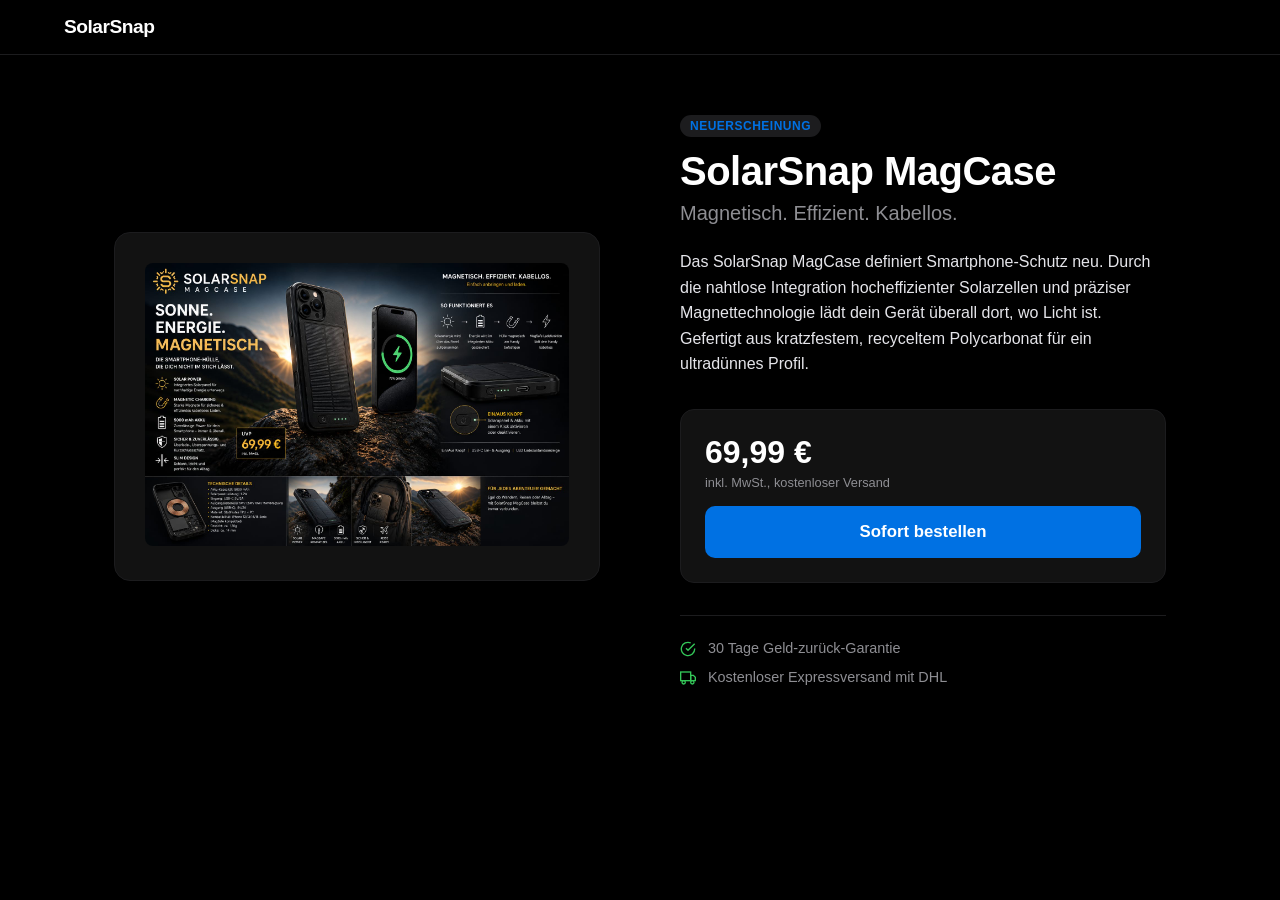
<file: index.html>
<!DOCTYPE html>
<html lang="de">
<head>
    <meta charset="UTF-8">
    <meta name="viewport" content="width=device-width, initial-scale=1.0">
    <title>SolarSnap MagCase – Premium Schutz & Laden</title>
    <link rel="stylesheet" href="style.css">
</head>
<body>

    <header class="site-header">
        <div class="header-container">
            <span class="logo">SolarSnap</span>
        </div>
    </header>

    <main class="product-container">
        
        <section class="product-gallery">
            <div class="image-wrapper">
                <img src="bild_übersicht.jpeg" alt="SolarSnap MagCase Übersicht und Produktansicht">
            </div>
        </section>

        <section class="product-details">
            <span class="badge">Neuerscheinung</span>
            <h1>SolarSnap MagCase</h1>
            <p class="tagline">Magnetisch. Effizient. Kabellos.</p>
            
            <p class="description">
                Das SolarSnap MagCase definiert Smartphone-Schutz neu. Durch die nahtlose Integration hocheffizienter Solarzellen und präziser Magnettechnologie lädt dein Gerät überall dort, wo Licht ist. Gefertigt aus kratzfestem, recyceltem Polycarbonat für ein ultradünnes Profil.
            </p>

            <div class="purchase-box">
                <div class="price-tag">
                    <span class="amount">69,99 €</span>
                    <span class="tax-info">inkl. MwSt., kostenloser Versand</span>
                </div>
                <button class="cta-button">Sofort bestellen</button>
            </div>

            <ul class="trust-benefits">
                <li>
                    <svg width="16" height="16" viewBox="0 0 24 24" fill="none" stroke="currentColor" stroke-width="2"><path d="M22 11.08V12a10 10 0 1 1-5.93-9.14"></path><polyline points="22 4 12 14.01 9 11.01"></polyline></svg>
                    30 Tage Geld-zurück-Garantie
                </li>
                <li>
                    <svg width="16" height="16" viewBox="0 0 24 24" fill="none" stroke="currentColor" stroke-width="2"><rect x="1" y="3" width="15" height="13"></rect><polygon points="16 8 20 8 23 11 23 16 16 16 16 8"></polygon><circle cx="5.5" cy="18.5" r="2.5"></circle><circle cx="18.5" cy="18.5" r="2.5"></circle></svg>
                    Kostenloser Expressversand mit DHL
                </li>
            </ul>
        </section>

    </main>

</body>
</html>
</file>
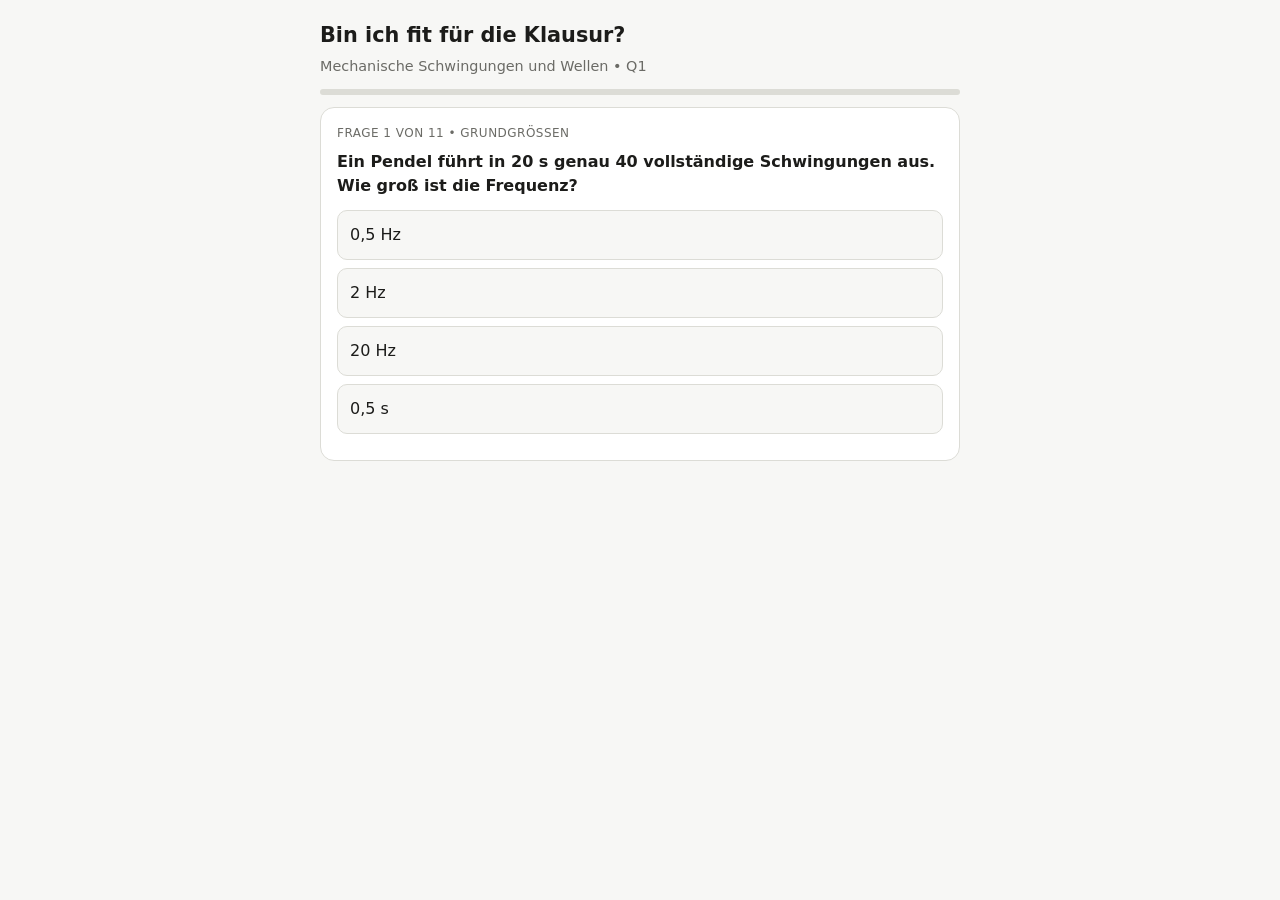
<file: fit-fuer-physikklausur.html>
<!DOCTYPE html>
<html lang="de">
<head>
<meta charset="utf-8">
<meta name="viewport" content="width=device-width, initial-scale=1, viewport-fit=cover">
<title>Bin ich fit für die Klausur? - Schwingungen und Wellen</title>
<style>
:root {
  --bg: #f7f7f5;
  --card: #fff;
  --tx: #1c1c1a;
  --mu: #6b6b66;
  --bd: #dcdcd6;
  --ac: #2a5bd7;
  --ok: #1f8a4c;
  --okbg: #e3f4ea;
  --no: #c0392b;
  --nobg: #fbe8e5;
  --wa: #b7791f;
  box-sizing: border-box;
  padding-top: env(safe-area-inset-top, 0px);
  padding-bottom: env(safe-area-inset-bottom, 0px);
}
@media (prefers-color-scheme: dark) {
  :root:not([data-theme="light"]) {
    --bg: #171716;
    --card: #232322;
    --tx: #ecece8;
    --mu: #a3a39c;
    --bd: #3a3a37;
    --ac: #7aa2ff;
    --ok: #5fd08d;
    --okbg: #17301f;
    --no: #ff8d7f;
    --nobg: #3a1d19;
    --wa: #e8b04e;
  }
}
:root[data-theme="dark"] {
  --bg: #171716;
  --card: #232322;
  --tx: #ecece8;
  --mu: #a3a39c;
  --bd: #3a3a37;
  --ac: #7aa2ff;
  --ok: #5fd08d;
  --okbg: #17301f;
  --no: #ff8d7f;
  --nobg: #3a1d19;
  --wa: #e8b04e;
}
html { scroll-padding-top: env(safe-area-inset-top, 0px); }
body { margin: 0; background: var(--bg); color: var(--tx); font: 16px/1.5 system-ui, -apple-system, "Segoe UI", Roboto, sans-serif; }
main { max-width: 640px; margin: 0 auto; padding: 16px; }
h1 { font-size: 1.3rem; margin: .2em 0; }
.sub { color: var(--mu); font-size: .9rem; margin-bottom: 12px; }
.card { background: var(--card); border: 1px solid var(--bd); border-radius: 14px; padding: 16px; margin: 12px 0; }
.bar { height: 6px; background: var(--bd); border-radius: 3px; overflow: hidden; }
.bar > i { display: block; height: 100%; background: var(--ac); transition: width .3s; }
.tag { font-size: .75rem; color: var(--mu); text-transform: uppercase; letter-spacing: .04em; }
a { font-size: 1.05rem; margin: 6px 0 12px; }
button { font: inherit; color: inherit; }
.opt { display: block; width: 100%; text-align: left; background: var(--bg); border: 1px solid var(--bd); border-radius: 10px; padding: 12px; margin: 8px 0; cursor: pointer; }
.opt.ok { background: var(--okbg); border-color: var(--ok); }
.opt.no { background: var(--nobg); border-color: var(--no); }
.fb { margin-top: 10px; font-size: .95rem; }
.btn { background: var(--ac); color: #fff; border: 0; border-radius: 10px; padding: 12px 18px; cursor: pointer; margin-top: 12px; }
@media (prefers-color-scheme: dark) { .btn { color: #111; } }
.row { display: flex; justify-content: space-between; gap: 8px; align-items: center; margin-top: 10px; }
.pill { font-size: .8rem; padding: 2px 10px; border-radius: 99px; border: 1px solid currentColor; white-space: nowrap; }
.g { color: var(--ok); }
.y { color: var(--wa); }
.r { color: var(--no); }
.tip { color: var(--mu); font-size: .9rem; margin: 2px 0 10px; }
</style>
</head>
<body>
<main id="app"></main>
<script>
const Q = [
  {t: "Grundgrößen", q: "Ein Pendel führt in 20 s genau 40 vollständige Schwingungen aus. Wie groß ist die Frequenz?", o: ["0,5 Hz", "2 Hz", "20 Hz", "0,5 s"], a: 1, e: "f = N/t = 40/20 s = 2 Hz. Die Periodendauer wäre T = 1/f = 0,5 s."},
  {t: "Grundgrößen", q: "Ein Oszillator hat die Periodendauer T = 0,5 s. Wie groß ist die Kreisfrequenz \u03c9?", o: ["2 s\u207b\u00b9", "4\u03c0 s\u207b\u00b9", "\u03c0/2 s\u207b\u00b9", "0,5 s\u207b\u00b9"], a: 1, e: "\u03c9 = 2\u03c0/T = 2\u03c0/0,5 s = 4\u03c0 s\u207b\u00b9 \u2248 12,6 s\u207b\u00b9."},
  {t: "Pendel & Energie", q: "Wo hat ein harmonisch schwingendes Federpendel die größte Geschwindigkeit?", o: ["In den Umkehrpunkten", "In der Gleichgewichtslage", "Bei maximaler Auslenkung", "Dort, wo die Beschleunigung maximal ist"], a: 1, e: "In der Gleichgewichtslage ist die Rückstellkraft null, die Geschwindigkeit aber maximal. In den Umkehrpunkten ist v = 0, die Beschleunigung maximal."},
  {t: "Pendel & Energie", q: "Die Masse eines Federpendels wird vervierfacht (gleiche Feder). Was passiert mit der Periodendauer?", o: ["Sie bleibt gleich", "Sie verdoppelt sich", "Sie vervierfacht sich", "Sie halbiert sich"], a: 1, e: "T = 2\u03c0\u221a(m/D), also T ~ \u221am. Vierfache Masse ergibt doppelte Periodendauer."},
  {t: "Pendel & Energie", q: "Ein Fadenpendel wird auf den Mond gebracht (g ist dort etwa 1/6 des Wertes auf der Erde). Wie ändert sich T?", o: ["Unverändert", "6-mal so groß", "Etwa 2,4-mal so groß", "6-mal so klein"], a: 2, e: "T = 2\u03c0\u221a(l/g), also T ~ 1/\u221ag. Bei g/6 wird T um den Faktor \u221a6 \u2248 2,4 größer."},
  {t: "Pendel & Energie", q: "Welche Aussage zur Energie eines reibungsfreien, horizontal schwingenden Federpendels ist richtig?", o: ["Die Gesamtenergie ist in der Gleichgewichtslage am größten.", "In den Umkehrpunkten ist die Energie vollständig Spannenergie; die Gesamtenergie bleibt konstant.", "Die kinetische Energie ist während der Schwingung konstant.", "Die Spannenergie ist in der Gleichgewichtslage maximal."], a: 1, e: "Ohne Reibung bleibt E_ges = E_kin + E_Spann konstant. In den Umkehrpunkten ist E_kin = 0, in der Gleichgewichtslage ist E_Spann = 0."},
  {t: "Resonanz", q: "Ein Pendel hat die Eigenfrequenz 2,0 Hz und wird periodisch angeregt. Bei welcher Erregerfrequenz ist die Amplitude am größten?", o: ["1,0 Hz", "2,0 Hz", "4,0 Hz"], a: 1, e: "Resonanz: Erregerfrequenz = Eigenfrequenz. Dann wird dem System besonders effektiv Energie zugeführt."},
  {t: "Wellen", q: "Ein Ton mit f = 440 Hz breitet sich in Luft mit c = 340 m/s aus. Welche Wellenlänge hat er?", o: ["0,77 m", "1,29 m", "7,7 m", "149 600 m"], a: 0, e: "c = \u03bb\u00b7f, also \u03bb = c/f = 340 m/s \u00f7 440 Hz = 0,77 m."},
  {t: "Wellen", q: "Welche Aussage über Wellen ist richtig?", o: ["Schall in Luft ist eine Transversalwelle.", "Bei einer Seilwelle schwingt das Seil quer zur Ausbreitungsrichtung (transversal); Schall in Luft ist longitudinal.", "Die Teilchen werden von der Welle über große Strecken mitgetragen.", "Longitudinalwellen lassen sich polarisieren."], a: 1, e: "Wellen transportieren Energie und Impuls, aber keine Materie. Nur Transversalwellen sind polarisierbar."},
  {t: "Interferenz & stehende Wellen", q: "Zwei gleichphasig schwingende Erreger senden Kreiswellen aus. In einem Punkt P beträgt der Gangunterschied \u0394s. Wann kommt es in P zur Auslöschung?", o: ["\u0394s = \u03bb", "\u0394s = 2\u03bb", "\u0394s = 1,5\u03bb", "\u0394s = 0"], a: 2, e: "Destruktive Interferenz bei \u0394s = (2k+1)\u00b7\u03bb/2, hier also 0,5\u03bb, 1,5\u03bb, 2,5\u03bb... Bei \u0394s = k\u00b7\u03bb verstärken sich die Wellen."},
  {t: "Interferenz & stehende Wellen", q: "Ein Seil der Länge L = 1,2 m ist an beiden Enden fest eingespannt. Welche Wellenlänge hat die Grundschwingung der stehenden Welle?", o: ["0,6 m", "1,2 m", "2,4 m", "4,8 m"], a: 2, e: "Bei der Grundschwingung passt eine halbe Wellenlänge auf das Seil: L = \u03bb/2, also \u03bb = 2L = 2,4 m."}
];

const TIPS = {
  "Grundgrößen": "Wiederhole die Zusammenhänge f = 1/T und \u03c9 = 2\u03c0/T und übe das Umrechnen.",
  "Pendel & Energie": "Wiederhole die Formeln für T bei Feder- und Fadenpendel sowie den Energieaustausch zwischen E_kin und E_pot.",
  "Resonanz": "Wiederhole, was Eigenfrequenz und Erregerfrequenz bedeuten und warum bei Resonanz die Amplitude besonders groß wird.",
  "Wellen": "Übe c = \u03bb\u00b7f in verschiedenen Situationen und die Unterschiede zwischen transversal und longitudinal.",
  "Interferenz & stehende Wellen": "Übe Gangunterschiede (\u0394s = k\u00b7\u03bb bzw. (2k+1)\u00b7\u03bb/2) und Skizzen stehender Wellen mit Knoten und Bäuchen."
};

const app = document.getElementById("app");
let i = 0, ans = [];

function esc(s) {
  return String(s).replace(/&/g, "&amp;").replace(/</g, "&lt;");
}

function start() {
  i = 0;
  ans = [];
  show();
}

function show() {
  const d = Q[i];
  app.innerHTML = `
    <h1>Bin ich fit für die Klausur?</h1>
    <div class="sub">Mechanische Schwingungen und Wellen &bull; Q1</div>
    <div class="bar"><i style="width:${(i / Q.length) * 100}%"></i></div>
    <div class="card">
      <div class="tag">Frage ${i + 1} von ${Q.length} &bull; ${d.t}</div>
      <div class="q" style="margin-top:8px;font-weight:600;">${esc(d.q)}</div>
      <div id="opts" style="margin-top:12px;"></div>
      <div id="fb" class="fb"></div>
      <div id="nx"></div>
    </div>
  `;
  const box = document.getElementById("opts");
  d.o.forEach((o, k) => {
    const b = document.createElement("button");
    b.className = "opt";
    b.textContent = o;
    b.onclick = () => pick(k);
    box.appendChild(b);
  });
}

function pick(k) {
  const d = Q[i];
  ans[i] = k;
  [...document.querySelectorAll(".opt")].forEach((b, j) => {
    b.disabled = true;
    if (j === d.a) b.classList.add("ok");
    else if (j === k) b.classList.add("no");
  });
  document.getElementById("fb").innerHTML = (k === d.a ? "<b>Richtig.</b> " : "<b>Leider nicht.</b> ") + esc(d.e);
  const last = i === Q.length - 1;
  document.getElementById("nx").innerHTML = `<button class="btn" id="go">${last ? "Auswertung anzeigen" : "Weiter"}</button>`;
  document.getElementById("go").onclick = () => {
    if (last) result();
    else { i++; show(); }
  };
}

function result() {
  const topics = {};
  Q.forEach((d, j) => {
    if (!topics[d.t]) topics[d.t] = { r: 0, n: 0 };
    topics[d.t].n++;
    if (ans[j] === d.a) topics[d.t].r++;
  });
  const tot = ans.filter((a, j) => a === Q[j].a).length;
  const p = tot / Q.length;
  const verdict = p >= 0.85 
    ? ["Du bist fit für die Klausur!", "Halte dein Wissen mit ein paar Aufgaben aus dem Lehrbuch frisch."]
    : p >= 0.6 
    ? ["Du bist auf einem guten Weg.", "Schau dir die gelb und rot markierten Themen noch einmal gezielt an."]
    : ["Es gibt noch Lücken, aber noch ist Zeit.", "Arbeite die rot markierten Themen mit Heft und Lehrbuch auf und mache den Test danach erneut."];

  let rows = "";
  for (const [n, t] of Object.entries(topics)) {
    const q = t.r / t.n;
    const c = q === 1 ? "g" : q >= 0.5 ? "y" : "r";
    const label = q === 1 ? "sicher" : q >= 0.5 ? "wackelig" : "Lücke";
    rows += `<div class="row"><b>${n}</b><span class="pill ${c}">${t.r}/${t.n} &bull; ${label}</span></div>${q < 1 ? `<div class="tip">${TIPS[n]}</div>` : ""}`;
  }

  app.innerHTML = `
    <h1>Deine Auswertung</h1>
    <div class="bar"><i style="width: 100%"></i></div>
    <div class="card">
      <div class="tag">Gesamtergebnis</div>
      <div class="q" style="font-size:1.2rem;margin:6px 0;"><b>${tot} von ${Q.length}</b> richtig (${Math.round(p * 100)} %)</div>
      <div><b>${verdict[0]}</b><br>${verdict[1]}</div>
    </div>
    <div class="card">
      <div class="tag">Nach Themen</div>
      ${rows}
    </div>
    <div class="card">
      <div class="tag">Selbstcheck: Kann ich ...</div>
      <div class="fb">&bull; eine Schwingung mit y(t), T, f und &omega; beschreiben?<br>&bull; T für Feder- und Fadenpendel berechnen und begründen?<br>&bull; Energieumwandlungen im Schwingungsverlauf erklären?<br>&bull; Resonanz mit Eigen- und Erregerfrequenz erklären?<br>&bull; mit c = &lambda;&middot;f rechnen und Wellenarten unterscheiden?<br>&bull; Interferenz und stehende Wellen über Gangunterschiede erklären?</div>
    </div>
    <button class="btn" id="again">Test wiederholen</button>
  `;
  document.getElementById("again").onclick = start;
}

start();
</script>
</body>
</html>
</file>
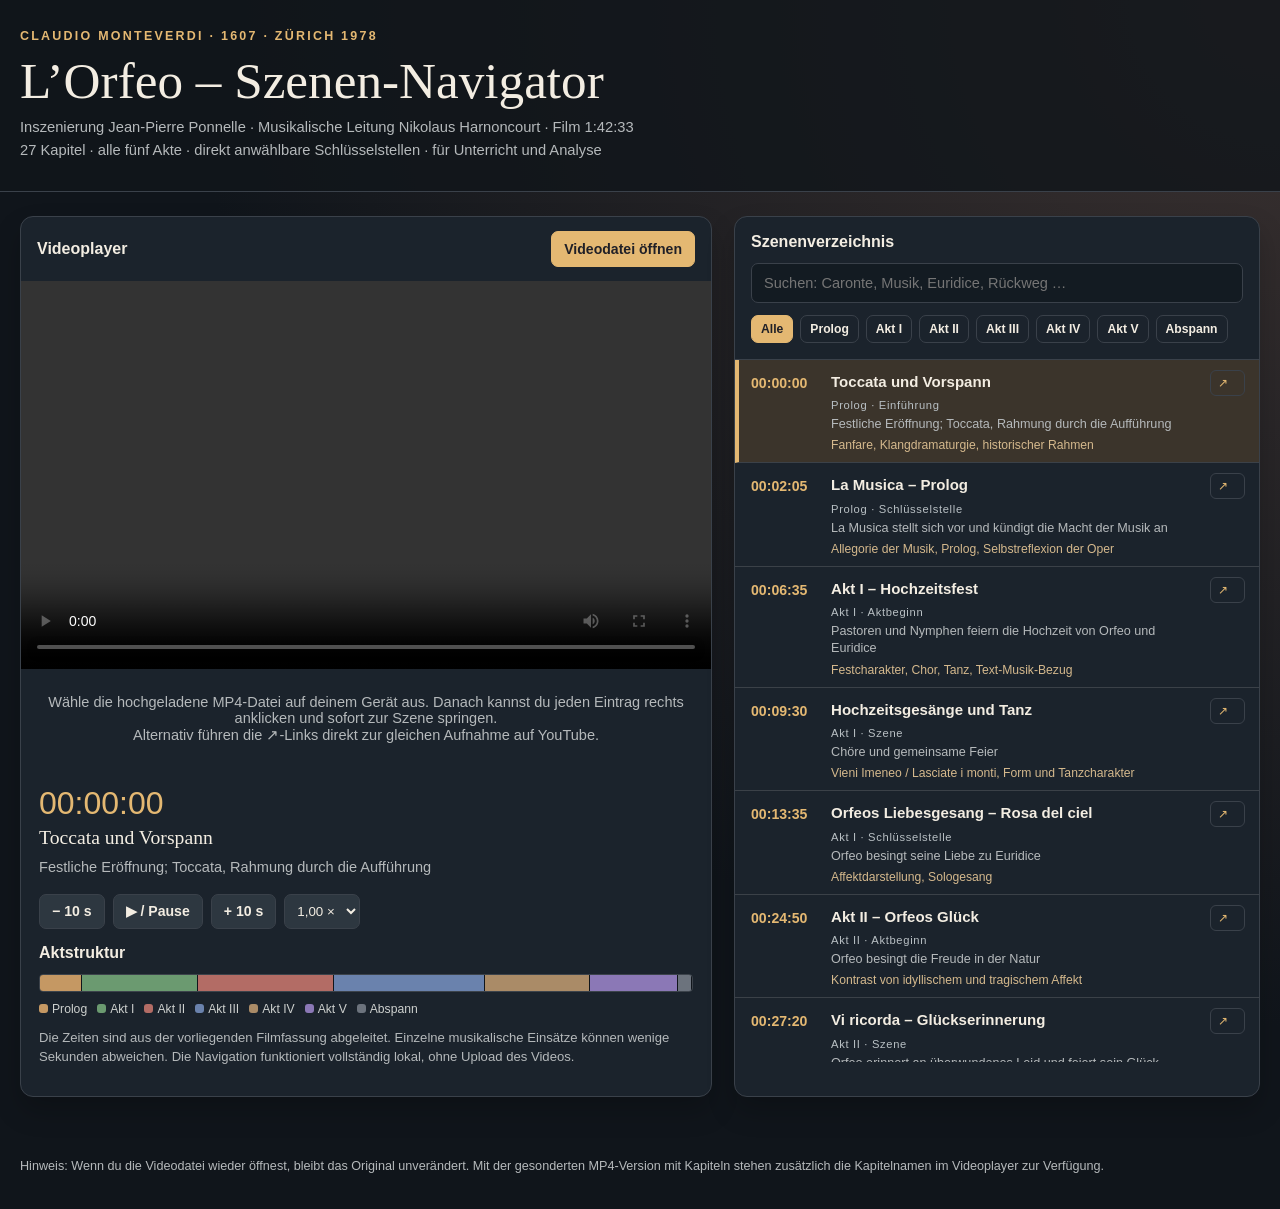
<file: musik.html>
<!doctype html>
<html lang="de"><head><meta charset="utf-8"/><meta name="viewport" content="width=device-width,initial-scale=1"/>
<title>L’Orfeo | Interaktiver Szenen-Navigator</title>
<style>
:root{color-scheme:dark;--bg:#10151b;--panel:#1b232c;--ink:#f3ede2;--muted:#b5b9bb;--gold:#e4b872;--border:#3a414a;--accent:#b98b4e}
*{box-sizing:border-box}body{margin:0;font-family:-apple-system,BlinkMacSystemFont,"Segoe UI",Arial,sans-serif;background:radial-gradient(ellipse at top right,#3b3231,#10151b 60%);color:var(--ink)}
header{padding:29px max(20px,calc((100vw - 1440px)/2));border-bottom:1px solid var(--border);background:#10151bcf}
.eyebrow{color:var(--gold);letter-spacing:.18em;text-transform:uppercase;font-size:.78rem;font-weight:650}
h1{margin:8px 0 6px;font-family:Georgia,serif;font-size:clamp(2rem,4vw,3.3rem);font-weight:500}
.subtitle{color:var(--muted);font-size:.92rem;line-height:1.55;margin:0}
main{max-width:1440px;margin:auto;padding:24px 20px 50px;display:grid;grid-template-columns:minmax(0,1.25fr) minmax(330px,.95fr);gap:22px}
.panel{border:1px solid var(--border);background:var(--panel);border-radius:13px;overflow:hidden;box-shadow:0 14px 28px #0003}
.playerbar{padding:14px 16px;display:flex;align-items:center;gap:12px;flex-wrap:wrap;justify-content:space-between}
button,.filelabel,.youtube{border:1px solid var(--border);border-radius:7px;background:#2d3740;color:var(--ink);padding:9px 12px;font-size:.88rem;cursor:pointer;text-decoration:none;font-weight:600}
button:hover,.filelabel:hover,.youtube:hover{border-color:var(--gold)}.primary{background:var(--gold);color:#202027;border-color:var(--gold)}
.filelabel input{display:none}video{width:100%;aspect-ratio:16/9;background:#08090c;display:block}
.empty{display:grid;place-items:center;min-height:100px;padding:20px;color:var(--muted);font-size:.91rem;text-align:center}
.bottom{padding:16px 18px}.currenttime{font-size:clamp(1.45rem,3vw,2rem);font-variant-numeric:tabular-nums;color:var(--gold)}
#currenttitle{font-family:Georgia,serif;font-size:1.23rem;margin:4px 0 8px}#currentdesc{color:var(--muted);font-size:.91rem;line-height:1.5;margin:0}
.controls{display:flex;gap:8px;flex-wrap:wrap;margin:15px 0}.controls button{padding:8px 12px}.controls select{border:1px solid var(--border);border-radius:7px;color:var(--ink);background:#2d3740;padding:8px}
.hint{color:var(--muted);font-size:.82rem;line-height:1.5;margin-top:12px}
.timeline{display:flex;margin:12px 0 4px;height:18px;border:1px solid #ffffff25;overflow:hidden;border-radius:4px;cursor:pointer}
.segment{flex-grow:var(--dur);background:var(--clr);min-width:0;border-right:1px solid #10151b}
.segment:hover{filter:brightness(1.25)}.legend{display:flex;gap:10px;flex-wrap:wrap;color:#cdd0ce;font-size:.76rem;margin-top:10px}
.legend i{display:inline-block;width:9px;height:9px;border-radius:3px;margin-right:4px}
.right{min-width:0}.toolbar{padding:16px;border-bottom:1px solid var(--border)}
.toolbar input{width:100%;background:#131b22;color:var(--ink);border:1px solid var(--border);border-radius:7px;padding:11px 12px;font-size:.91rem}
.filters{display:flex;flex-wrap:wrap;gap:7px;margin:12px 0 0}.filter{background:transparent;padding:6px 9px;font-size:.76rem}.filter.selected{background:#e4b872;color:#202027;border-color:#e4b872}
#list{max-height:78vh;overflow-y:auto}.entry{border-bottom:1px solid #3b4148;padding:10px 14px 10px 16px;display:grid;grid-template-columns:70px minmax(0,1fr) 35px;gap:10px;align-items:start}
.entry.active{border-left:4px solid var(--gold);padding-left:12px;background:#3b342b}.entry:hover{background:#ffffff08}
.time{background:transparent;border:0;color:var(--gold);font-weight:700;font-size:.88rem;font-variant-numeric:tabular-nums;padding:5px 0;text-align:left}
.etitle{background:none;border:0;padding:2px 0;text-align:left;display:block;font-size:.94rem;font-weight:670;color:var(--ink);line-height:1.3}
.badgeline{color:#b9c0c4;font-size:.7rem;margin:6px 0 3px;letter-spacing:.06em}
.edesc{color:var(--muted);font-size:.79rem;line-height:1.35;margin-top:5px}
.efoc{color:#d5b98d;font-size:.76rem;margin-top:5px}.openyt{color:var(--gold);background:transparent;border:1px solid var(--border);padding:5px 7px;font-size:.75rem;text-decoration:none;border-radius:6px}
footer{max-width:1440px;margin:auto;padding:12px 20px 36px;color:var(--muted);font-size:.79rem}
@media(max-width:850px){main{grid-template-columns:1fr}.entry{grid-template-columns:66px minmax(0,1fr) 34px}#list{max-height:none}}
</style></head>
<body><header><div class="eyebrow">Claudio Monteverdi · 1607 · Zürich 1978</div><h1>L’Orfeo – Szenen-Navigator</h1><p class="subtitle">Inszenierung Jean-Pierre Ponnelle · Musikalische Leitung Nikolaus Harnoncourt · Film 1:42:33<br>27 Kapitel · alle fünf Akte · direkt anwählbare Schlüsselstellen · für Unterricht und Analyse</p></header>
<main><section class="left"><div class="panel"><div class="playerbar"><b>Videoplayer</b><label class="filelabel primary">Videodatei öffnen<input type="file" id="file" accept="video/*,.mp4"></label></div>
<video id="video" controls playsinline preload="metadata"></video>
<div id="blank" class="empty">Wähle die hochgeladene MP4-Datei auf deinem Gerät aus. Danach kannst du jeden Eintrag rechts anklicken und sofort zur Szene springen.<br>Alternativ führen die ↗-Links direkt zur gleichen Aufnahme auf YouTube.</div>
<div class="bottom"><div class="currenttime" id="clock">00:00:00</div><div id="currenttitle">Toccata und Vorspann</div><p id="currentdesc">Festliche Eröffnung</p>
<div class="controls"><button id="back">− 10 s</button><button id="play">▶ / Pause</button><button id="forward">+ 10 s</button><select id="speed" aria-label="Wiedergabegeschwindigkeit"><option value="0.75">0,75 ×</option><option value="1" selected>1,00 ×</option><option value="1.25">1,25 ×</option><option value="1.5">1,50 ×</option></select></div>
<b>Aktstruktur</b><div class="timeline" id="timeline" title="Klick zum Anspringen"></div><div class="legend" id="legend"></div>
<p class="hint">Die Zeiten sind aus der vorliegenden Filmfassung abgeleitet. Einzelne musikalische Einsätze können wenige Sekunden abweichen. Die Navigation funktioniert vollständig lokal, ohne Upload des Videos.</p>
</div></div></section>
<section class="right panel"><div class="toolbar"><strong>Szenenverzeichnis</strong><input id="search" type="search" placeholder="Suchen: Caronte, Musik, Euridice, Rückweg …" style="margin-top:12px"><div class="filters" id="filters"></div></div><div id="list"></div></section></main>
<footer>Hinweis: Wenn du die Videodatei wieder öffnest, bleibt das Original unverändert. Mit der gesonderten MP4-Version mit Kapiteln stehen zusätzlich die Kapitelnamen im Videoplayer zur Verfügung.</footer>
<script>
const scenes=[{"t": 0, "clock": "00:00:00", "title": "Toccata und Vorspann", "act": "Prolog", "desc": "Festliche Eröffnung; Toccata, Rahmung durch die Aufführung", "foc": "Fanfare, Klangdramaturgie, historischer Rahmen", "kind": "Einführung", "yt": "https://www.youtube.com/watch?v=8361qIY8wpk&t=0s"}, {"t": 125, "clock": "00:02:05", "title": "La Musica – Prolog", "act": "Prolog", "desc": "La Musica stellt sich vor und kündigt die Macht der Musik an", "foc": "Allegorie der Musik, Prolog, Selbstreflexion der Oper", "kind": "Schlüsselstelle", "yt": "https://www.youtube.com/watch?v=8361qIY8wpk&t=125s"}, {"t": 395, "clock": "00:06:35", "title": "Akt I – Hochzeitsfest", "act": "Akt I", "desc": "Pastoren und Nymphen feiern die Hochzeit von Orfeo und Euridice", "foc": "Festcharakter, Chor, Tanz, Text-Musik-Bezug", "kind": "Aktbeginn", "yt": "https://www.youtube.com/watch?v=8361qIY8wpk&t=395s"}, {"t": 570, "clock": "00:09:30", "title": "Hochzeitsgesänge und Tanz", "act": "Akt I", "desc": "Chöre und gemeinsame Feier", "foc": "Vieni Imeneo / Lasciate i monti, Form und Tanzcharakter", "kind": "Szene", "yt": "https://www.youtube.com/watch?v=8361qIY8wpk&t=570s"}, {"t": 815, "clock": "00:13:35", "title": "Orfeos Liebesgesang – Rosa del ciel", "act": "Akt I", "desc": "Orfeo besingt seine Liebe zu Euridice", "foc": "Affektdarstellung, Sologesang", "kind": "Schlüsselstelle", "yt": "https://www.youtube.com/watch?v=8361qIY8wpk&t=815s"}, {"t": 1490, "clock": "00:24:50", "title": "Akt II – Orfeos Glück", "act": "Akt II", "desc": "Orfeo besingt die Freude in der Natur", "foc": "Kontrast von idyllischem und tragischem Affekt", "kind": "Aktbeginn", "yt": "https://www.youtube.com/watch?v=8361qIY8wpk&t=1490s"}, {"t": 1640, "clock": "00:27:20", "title": "Vi ricorda – Glückserinnerung", "act": "Akt II", "desc": "Orfeo erinnert an überwundenes Leid und feiert sein Glück", "foc": "Kontrastbildung zum folgenden Botenauftritt", "kind": "Szene", "yt": "https://www.youtube.com/watch?v=8361qIY8wpk&t=1640s"}, {"t": 1745, "clock": "00:29:05", "title": "Auftritt der Botin", "act": "Akt II", "desc": "Die Messaggiera erscheint und unterbricht die Idylle", "foc": "Szenischer Bruch, affektive Wende", "kind": "Schlüsselstelle", "yt": "https://www.youtube.com/watch?v=8361qIY8wpk&t=1745s"}, {"t": 1880, "clock": "00:31:20", "title": "Botenbericht – Euridices Tod", "act": "Akt II", "desc": "Die Botin berichtet vom tödlichen Schlangenbiss", "foc": "Rezitativ, musikalische Rhetorik, Erzähltempo", "kind": "Schlüsselstelle", "yt": "https://www.youtube.com/watch?v=8361qIY8wpk&t=1880s"}, {"t": 2170, "clock": "00:36:10", "title": "Tu se’ morta", "act": "Akt II", "desc": "Orfeo beklagt Euridices Tod und fasst den Entschluss zum Abstieg", "foc": "Affektrezitativ, rhetorische Figuren, Textausdeutung", "kind": "Schlüsselstelle", "yt": "https://www.youtube.com/watch?v=8361qIY8wpk&t=2170s"}, {"t": 2310, "clock": "00:38:30", "title": "Klage der Hirten – Ahi caso acerbo", "act": "Akt II", "desc": "Die Gemeinschaft reagiert auf Euridices Tod", "foc": "Klagegestus, Chor und Ensemble", "kind": "Szene", "yt": "https://www.youtube.com/watch?v=8361qIY8wpk&t=2310s"}, {"t": 2775, "clock": "00:46:15", "title": "Akt III – Abstieg in die Unterwelt", "act": "Akt III", "desc": "Orfeo und Speranza gelangen in die Unterwelt", "foc": "Szenenwechsel, Klang und Raum", "kind": "Aktbeginn", "yt": "https://www.youtube.com/watch?v=8361qIY8wpk&t=2775s"}, {"t": 2955, "clock": "00:49:15", "title": "Speranza – Grenze der Hoffnung", "act": "Akt III", "desc": "Speranza weist Orfeo den Weg und muss ihn verlassen", "foc": "Dantes Höllentor, Hoffnung als allegorische Figur", "kind": "Schlüsselstelle", "yt": "https://www.youtube.com/watch?v=8361qIY8wpk&t=2955s"}, {"t": 3180, "clock": "00:53:00", "title": "Caronte – Wächter des Styx", "act": "Akt III", "desc": "Der Fährmann verhindert Orfeos Überfahrt", "foc": "Figurenkontrast, tiefe Lage, Gestik", "kind": "Schlüsselstelle", "yt": "https://www.youtube.com/watch?v=8361qIY8wpk&t=3180s"}, {"t": 3485, "clock": "00:58:05", "title": "Possente spirto", "act": "Akt III", "desc": "Orfeo versucht, Caronte mit der Macht seines Gesangs zu bewegen", "foc": "Virtuosität, Verzierung, instrumentale Dialoge", "kind": "Schlüsselstelle", "yt": "https://www.youtube.com/watch?v=8361qIY8wpk&t=3485s"}, {"t": 3900, "clock": "01:05:00", "title": "Caronte bleibt unbewegt", "act": "Akt III", "desc": "Orfeos musikalische Bitte genügt zunächst nicht", "foc": "Grenzen der Musik, Handlung und Affekt", "kind": "Szene", "yt": "https://www.youtube.com/watch?v=8361qIY8wpk&t=3900s"}, {"t": 4020, "clock": "01:07:00", "title": "Orfeo überwindet den Styx", "act": "Akt III", "desc": "Caronte wird überwunden; Orfeo gelangt tiefer in die Unterwelt", "foc": "Instrumentalpassagen und szenische Lösung", "kind": "Szene", "yt": "https://www.youtube.com/watch?v=8361qIY8wpk&t=4020s"}, {"t": 4210, "clock": "01:10:10", "title": "Akt IV – Proserpina und Plutone", "act": "Akt IV", "desc": "Proserpina bittet Plutone, Euridice freizugeben", "foc": "Dialog, Überredung und politische Macht", "kind": "Aktbeginn", "yt": "https://www.youtube.com/watch?v=8361qIY8wpk&t=4210s"}, {"t": 4640, "clock": "01:17:20", "title": "Die Erlaubnis zur Rückkehr", "act": "Akt IV", "desc": "Orfeo erhält Euridice unter einer Bedingung zurück", "foc": "Hoffnung und dramatische Fallhöhe", "kind": "Schlüsselstelle", "yt": "https://www.youtube.com/watch?v=8361qIY8wpk&t=4640s"}, {"t": 4755, "clock": "01:19:15", "title": "Rückweg mit Euridice", "act": "Akt IV", "desc": "Orfeo führt Euridice zurück aus der Unterwelt", "foc": "Spannung zwischen Vertrauen und Zweifel", "kind": "Schlüsselstelle", "yt": "https://www.youtube.com/watch?v=8361qIY8wpk&t=4755s"}, {"t": 4875, "clock": "01:21:15", "title": "Der Blick zurück", "act": "Akt IV", "desc": "Orfeo wendet sich Euridice zu und bricht die Bedingung", "foc": "Musikdramaturgischer Wendepunkt", "kind": "Schlüsselstelle", "yt": "https://www.youtube.com/watch?v=8361qIY8wpk&t=4875s"}, {"t": 4990, "clock": "01:23:10", "title": "Euridices endgültiger Verlust", "act": "Akt IV", "desc": "Euridice muss erneut in die Unterwelt zurück", "foc": "Tragik, Klagegestus", "kind": "Schlüsselstelle", "yt": "https://www.youtube.com/watch?v=8361qIY8wpk&t=4990s"}, {"t": 5200, "clock": "01:26:40", "title": "Akt V – Orfeos Klage", "act": "Akt V", "desc": "Orfeo beklagt seine Einsamkeit in Thrakien", "foc": "Monolog, Echo, Selbstbegegnung", "kind": "Aktbeginn", "yt": "https://www.youtube.com/watch?v=8361qIY8wpk&t=5200s"}, {"t": 5675, "clock": "01:34:35", "title": "Apollo tritt auf", "act": "Akt V", "desc": "Apollo erscheint und tröstet Orfeo", "foc": "Kontrast der Sphären, Vater-Sohn-Dialog", "kind": "Schlüsselstelle", "yt": "https://www.youtube.com/watch?v=8361qIY8wpk&t=5675s"}, {"t": 5800, "clock": "01:36:40", "title": "Apollo und Orfeo – Apotheose", "act": "Akt V", "desc": "Der Weg aus dem irdischen Leid wird eröffnet", "foc": "Verwandlung des Schlussaffekts", "kind": "Szene", "yt": "https://www.youtube.com/watch?v=8361qIY8wpk&t=5800s"}, {"t": 5990, "clock": "01:39:50", "title": "Schluss und Apotheose", "act": "Akt V", "desc": "Abschließende Musik und szenischer Ausklang", "foc": "Konzeption des Opernschlusses", "kind": "Schlüsselstelle", "yt": "https://www.youtube.com/watch?v=8361qIY8wpk&t=5990s"}, {"t": 6025, "clock": "01:40:25", "title": "Abspann", "act": "Abspann", "desc": "Abspann der Filmproduktion", "foc": "", "kind": "Abspann", "yt": "https://www.youtube.com/watch?v=8361qIY8wpk&t=6025s"}];
const duration=6153.218;
const acts=['Alle','Prolog','Akt I','Akt II','Akt III','Akt IV','Akt V','Abspann'];
const colors={'Prolog':'#c59863','Akt I':'#6b9a70','Akt II':'#b36c65','Akt III':'#6a82ad','Akt IV':'#aa8b67','Akt V':'#8b78b6','Abspann':'#6c737d'};
let currentAct='Alle', loaded=false, selected=0;
const video=document.querySelector('#video'), file=document.querySelector('#file'), list=document.querySelector('#list');
const fmt=t=>{t=Math.floor(Math.max(0,t));return [Math.floor(t/3600),Math.floor(t%3600/60),t%60].map(n=>String(n).padStart(2,'0')).join(':')};
const getIndex=t=>{let i=0;for(let j=1;j<scenes.length;j++)if(scenes[j].t<=t)i=j;return i};
function seek(t){selected=getIndex(t);if(loaded){video.currentTime=t; video.play().catch(()=>{});}else{document.querySelector('#blank').textContent='Wähle zunächst „Videodatei öffnen“, um lokal zu '+fmt(t)+' zu springen. Oder verwende den ↗-Link zur YouTube-Aufnahme.';}sync(selected);}
function sync(i){selected=i;const s=scenes[i];document.querySelector('#clock').textContent=fmt(loaded?video.currentTime:s.t);document.querySelector('#currenttitle').textContent=s.title;document.querySelector('#currentdesc').textContent=s.desc;document.querySelectorAll('.entry').forEach(e=>e.classList.toggle('active',Number(e.dataset.i)===i));}
function render(){list.innerHTML='';const search=document.querySelector('#search').value.toLowerCase().trim();scenes.forEach((s,i)=>{if(currentAct!=='Alle'&&s.act!==currentAct)return;if(search&&!`${s.title} ${s.act} ${s.desc} ${s.foc}`.toLowerCase().includes(search))return;
const el=document.createElement('div');el.className='entry'+(i===selected?' active':'');el.dataset.i=i;
const time=document.createElement('button');time.className='time';time.textContent=s.clock;time.onclick=()=>seek(s.t);
const body=document.createElement('div');const title=document.createElement('button');title.className='etitle';title.textContent=s.title;title.onclick=()=>seek(s.t);
const badge=document.createElement('div');badge.className='badgeline';badge.textContent=s.act+' · '+s.kind;
const desc=document.createElement('div');desc.className='edesc';desc.textContent=s.desc;
const focus=document.createElement('div');focus.className='efoc';focus.textContent=s.foc;
body.append(title,badge,desc,focus);const yt=document.createElement('a');yt.href=s.yt;yt.target='_blank';yt.rel='noopener noreferrer';yt.className='openyt';yt.title='Diese Stelle auf YouTube öffnen';yt.textContent='↗';el.append(time,body,yt);list.appendChild(el)})}
for(const a of acts){const b=document.createElement('button');b.className='filter'+(a===currentAct?' selected':'');b.textContent=a;b.onclick=()=>{currentAct=a;document.querySelectorAll('.filter').forEach(x=>x.classList.toggle('selected',x===b));render()};document.querySelector('#filters').appendChild(b)}
const blocks=[['Prolog',0,395],['Akt I',395,1490],['Akt II',1490,2775],['Akt III',2775,4210],['Akt IV',4210,5200],['Akt V',5200,6025],['Abspann',6025,duration]];
for(const [name,start,end] of blocks){const div=document.createElement('div');div.className='segment';div.style.setProperty('--dur',end-start);div.style.setProperty('--clr',colors[name]);div.title=name+' · '+fmt(start);div.onclick=()=>seek(start);document.querySelector('#timeline').appendChild(div);const lg=document.createElement('span');lg.innerHTML='<i style="background:'+colors[name]+'"></i>'+name;document.querySelector('#legend').appendChild(lg)}
file.addEventListener('change',()=>{if(!file.files[0])return; if(video.dataset.url)URL.revokeObjectURL(video.dataset.url);const url=URL.createObjectURL(file.files[0]);video.dataset.url=url;video.src=url;loaded=true;document.querySelector('#blank').style.display='none';video.currentTime=scenes[selected].t;sync(selected)});
video.addEventListener('timeupdate',()=>{const i=getIndex(video.currentTime);if(i!==selected){sync(i);if(currentAct==='Alle'&&!document.querySelector('#search').value)render()}else document.querySelector('#clock').textContent=fmt(video.currentTime)});
document.querySelector('#search').addEventListener('input',render);
document.querySelector('#back').onclick=()=>seek(Math.max(0,(loaded?video.currentTime:scenes[selected].t)-10));
document.querySelector('#forward').onclick=()=>seek(Math.min(duration,(loaded?video.currentTime:scenes[selected].t)+10));
document.querySelector('#play').onclick=()=>{if(!loaded)return;if(video.paused)video.play();else video.pause()};
document.querySelector('#speed').onchange=e=>{video.playbackRate=Number(e.target.value)}
render();sync(0);
</script></body></html>
</file>
<file: style.css>
/*=== Reset & Globale Variablen (Modernes, cleanes Fundament) ===*/
*, *::before, *::after {
    box-sizing: border-box;
}

:root {
    --bg-color: #000000;
    --card-bg: #121212;
    --text-main: #FFFFFF;
    --text-muted: #8E8E93;
    --accent-color: #0071E3; /* Premium Apple-Style Blau */
    --accent-hover: #1481EC;
    --border-color: #1C1C1E;
}

body {
    margin: 0;
    padding: 0;
    width: 100%;
    background-color: var(--bg-color);
    color: var(--text-main);
    font-family: -apple-system, BlinkMacSystemFont, "Segoe UI", Roboto, Helvetica, Arial, sans-serif;
    -webkit-font-smoothing: antialiased;
}

/*=== Header Navigation ===*/
.site-header {
    width: 100%;
    border-bottom: 1px solid var(--border-color);
    background-color: rgba(0, 0, 0, 0.8);
    backdrop-filter: blur(20px); /* Moderner Glassmorphismus-Effekt */
    position: sticky;
    top: 0;
    z-index: 100;
}

.header-container {
    max-width: 1200px;
    margin: 0 auto;
    padding: 16px 24px;
    text-align: left;
}

.logo {
    font-size: 1.2rem;
    font-weight: 700;
    letter-spacing: -0.5px;
}

/*=== Layout: Produkt-Zwei-Spalter (Bricht auf Mobile sauber um) ===*/
.product-container {
    max-width: 1100px;
    margin: 60px auto;
    padding: 0 24px;
    display: table;
    width: 100%;
}

.product-gallery, 
.product-details {
    display: table-cell;
    width: 50%;
    vertical-align: middle;
}

.product-gallery {
    padding-right: 40px;
}

.product-details {
    padding-left: 40px;
    text-align: left;
}

/*=== Produkt-Komponenten ===*/

/* Bild-Präsentation */
.image-wrapper {
    background-color: var(--card-bg);
    border: 1px solid var(--border-color);
    border-radius: 16px;
    padding: 30px;
    text-align: center;
}

.image-wrapper img {
    max-width: 100%;
    height: auto;
    object-fit: contain;
    border-radius: 8px;
}

/* Typografie & Texte */
.badge {
    display: inline-block;
    background-color: var(--border-color);
    color: var(--accent-color);
    font-size: 0.75rem;
    font-weight: 600;
    text-transform: uppercase;
    padding: 4px 10px;
    border-radius: 100px;
    margin-bottom: 12px;
    letter-spacing: 0.5px;
}

h1 {
    font-size: 2.5rem;
    font-weight: 700;
    margin: 0 0 8px 0;
    letter-spacing: -0.5px;
}

.tagline {
    font-size: 1.25rem;
    color: var(--text-muted);
    margin: 0 0 24px 0;
    font-weight: 400;
}

.description {
    font-size: 1rem;
    line-height: 1.6;
    color: #E5E5EA;
    margin: 0 0 32px 0;
}

/* Kauf-Box (Preis & Button) */
.purchase-box {
    background-color: var(--card-bg);
    border: 1px solid var(--border-color);
    border-radius: 14px;
    padding: 24px;
    margin-bottom: 32px;
}

.price-tag {
    margin-bottom: 16px;
}

.price-tag .amount {
    display: block;
    font-size: 2rem;
    font-weight: 700;
    color: var(--text-main);
}

.price-tag .tax-info {
    display: block;
    font-size: 0.8rem;
    color: var(--text-muted);
    margin-top: 4px;
}

/* Der Call-To-Action Button */
.cta-button {
    width: 100%;
    background-color: var(--accent-color);
    color: #FFFFFF;
    border: none;
    padding: 16px 32px;
    font-size: 1.05rem;
    font-weight: 600;
    border-radius: 10px;
    cursor: pointer;
    transition: background-color 0.2s ease, transform 0.1s ease;
}

.cta-button:hover {
    background-color: var(--accent-hover);
}

.cta-button:active {
    transform: scale(0.98); /* Minimaler Klick-Effekt erhöht Wertigkeit */
}

/* Vertrauensliste */
.trust-benefits {
    list-style: none;
    padding: 0;
    margin: 0;
    border-top: 1px solid var(--border-color);
    padding-top: 24px;
}

.trust-benefits li {
    font-size: 0.9rem;
    color: var(--text-muted);
    margin-bottom: 12px;
    display: block;
}

.trust-benefits svg {
    vertical-align: middle;
    margin-right: 8px;
    color: #34C759; /* Vertrauenswürdiges Grün für die Icons */
}

/*=== Responsive Design (Für Smartphones) ===*/
@media (max-width: 768px) {
    .product-container {
        margin: 20px auto;
        display: block;
    }
    
    .product-gallery, 
    .product-details {
        display: block;
        width: 100%;
        padding: 0;
    }
    
    .product-gallery {
        margin-bottom: 32px;
    }
    
    h1 {
        font-size: 2rem;
    }
}
</file>
